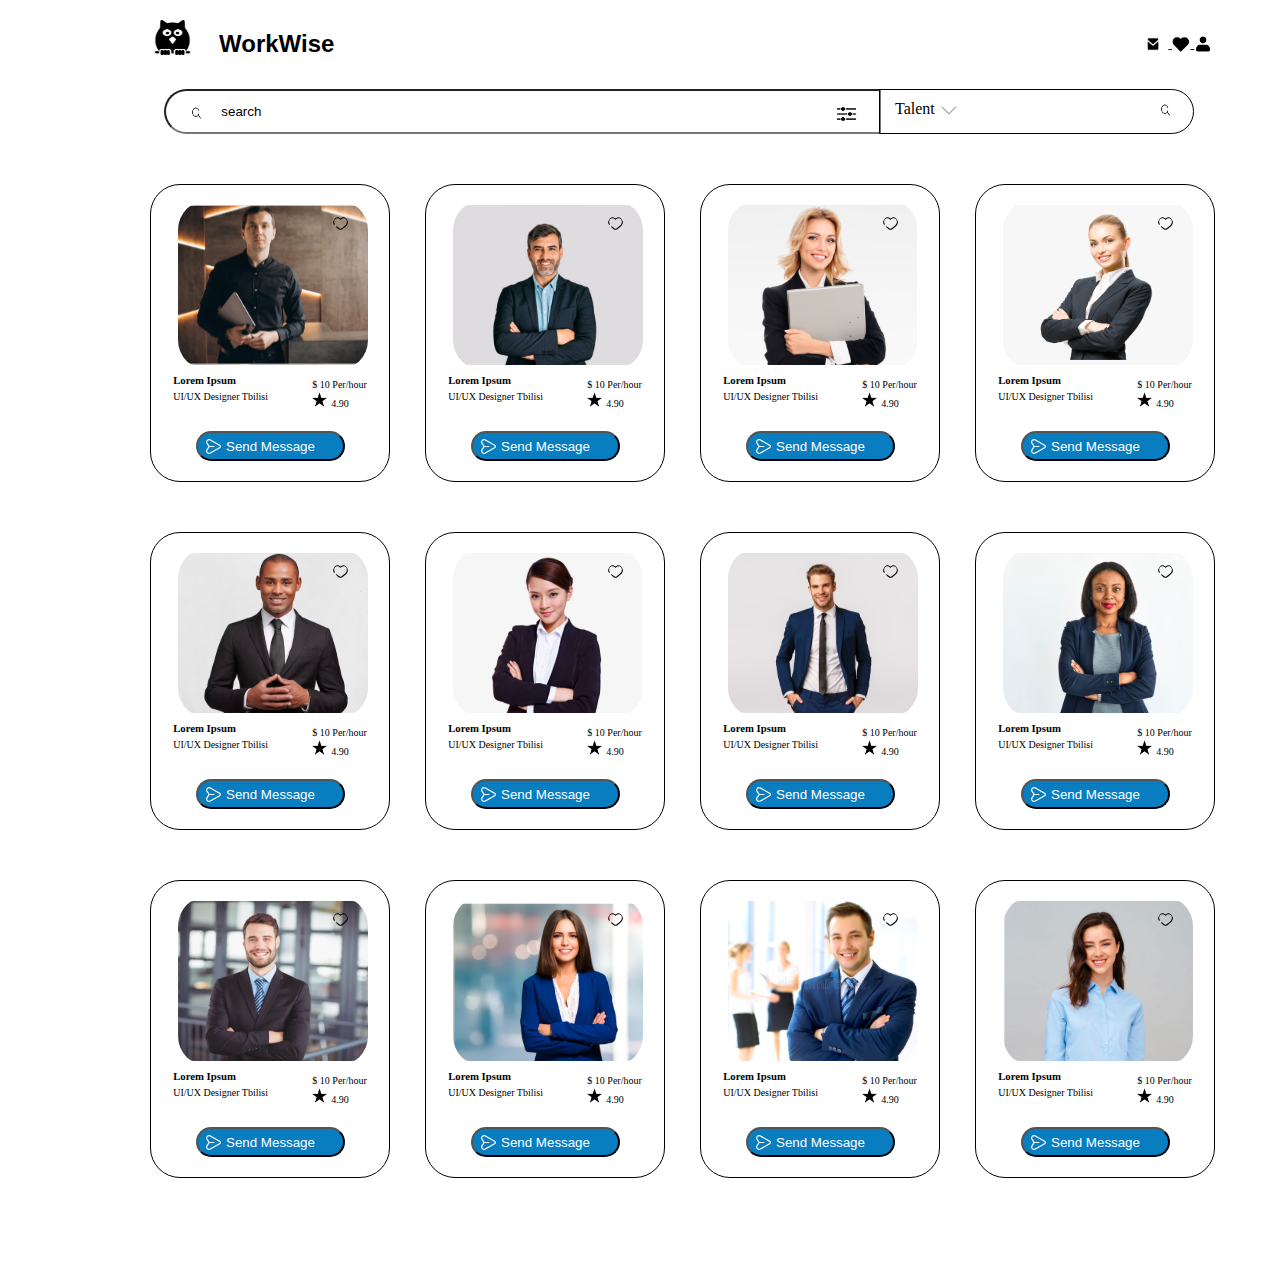
<file: index.html>
<!DOCTYPE html>
<html lang="en">
<head>
    <link rel="stylesheet" href="style.css">
    <meta charset="UTF-8">
    <meta http-equiv="X-UA-Compatible" content="IE=edge">
    <meta name="viewport" content="width=device-width, initial-scale=1.0">
    <title>web03-18</title>
</head>
<body>
    <div class="container">
        <div class="child-container">
            <section>
                <header>
                    <div class="logo">
                        <img src="image/owl.png" alt="logo">
                    </div>
                    <div class="work">
                        <h2>WorkWise</h2>
                    </div>
                    <div class="icon">
                        <a href="index-usa2.html">
                            <img src="image/letter.jpg" alt="icon">
                            <img class="people" src="image/heart.png" alt="icon">
                            <img class="people" src="image/people.png" alt="icon"> 
                        </a>
                        <!-- <img src="image/letter.jpg" alt="icon">
                        <img class="people" src="image/heart.png" alt="icon">
                        <img class="people" src="image/people.png" alt="icon"> -->
                    </div>
                </header>
            </section>
            <section>
                <div class="input-wrapper">
                    <div class="input">
                        <input type="search" value="search">
                        <img class="serch-icon" src="image/serch.jpg" alt="icon">
                        <img class="filters-icon" src="image/filters.png" alt="icon">
                        <div class="input-wrap-wraper">
                            <span>Category</span>
                            <div class="input-wrap-wraper-flex">
                                <div class="input-wrap-box">UI Designer</div>
                                <div class="input-wrap-box">UX Researcher</div>
                                <div class="input-wrap-box">Web Developer</div>
                                <div class="input-wrap-box">Mobile Developer</div>
                                <div class="input-wrap-box">IT Manager</div>
                                <div class="input-wrap-box">3D Artist</div>
                                <div class="input-wrap-box">Project Manager</div>
                                <div class="input-wrap-box">Social Media Manager</div>
                                <div class="input-wrap-box">Graphic Designer</div>
                                <div class="input-wrap-box">Game Developer</div>
                                <div class="input-wrap-box">Data Analyst</div>
                            </div>
                            <div>
                                <span>Price Range</span>
                            </div>
                            <div class="price-range">
                                <img src="image/price-range.svg" alt="image">
                            </div>
                            <div>
                                <span>Ratings</span>
                            </div>
                            <div class="ratings-star">
                                <div class="ratings"><img src="image/star.svg" alt="image">All</div>
                                <div class="ratings"><img src="image/star.svg" alt="icon">5</div>
                                <div class="ratings"><img src="image/star.svg" alt="icon">4</div>
                                <div class="ratings"><img src="image/star.svg" alt="icon">3</div>
                                <div class="ratings"><img src="image/star.svg" alt="icon">2</div>
                            </div>
                                <div>
                                    <span>Location</span>
                                </div>
                                <div class="location">
                                <div class="input-wrap-box">Tbilisi</div>
                                <div class="input-wrap-box">Kutaisi</div>
                                <div class="input-wrap-box">Batumi</div>
                                <div class="input-wrap-box">Rustavi</div>
                            </div>
                            <div class="Clear-filter">
                                <div>Clear All</div>
                                <div class="clear-filter-1">Filter</div>
                            </div>
                        </div>
                    </div>
                    <div class="Talent">
                        <div class="box">
                        <span>Talent</span>
                        <img class="serch-icon" src="image/serch.jpg" alt="icon">
                        <img class="arrow-down" src="image/arrow-down.png" alt="icon">
                        <div class="Talent-item-hover">
                            <div class="Talent-box">
                                <img src="image/peoples.svg" alt="icon">
                                <h6>Talent</h6>
                                <span>Hire professionals and agencies</span>
                            </div>
                            <div class="Talent-box-1">
                                <img src="image/files-icon.svg" alt="icon">
                                <h6>Projects</h6>
                                <span>Buy ready-to-start services</span>
                            </div>
                            <div>
                                <img src="image/bag.svg" alt="icon">
                                <h6>Jobs</h6>
                                <span>Apply to jobs posted by clients</span>
                            </div>
                        </div>
                        </div> 
                    </div>
                </div>
                <div class="big-wrapper-container">
                    <div class="wrapper-container">      
                        <div class="wrapper-img">
                            <a href="index-info.html"><img src="image/working.svg" alt="img"></a>
                             <img class="black-heart" src="image/black-heart.svg" alt="icon">
                         </div>
                        <div class="wrapper-box">    
                            <div class="text-wrapper">
                                <h6>Lorem Ipsum</h6>
                                <span>UI/UX Designer Tbilisi</span>
                            </div>
                            <div class="text-wrapper-img">
                                <span>$ 10 Per/hour</span>
                                <div>
                                    <img src="image/star.png" alt="icon">
                                    <span>4.90</span>
                                </div>
                            </div>
                        </div>    
                            <div>
                                <button>Send Message</button>
                                <img class="arrow-right" src="image/arrow-right.svg" alt="icon">
                            </div>
                    </div>
                    <div class="wrapper-container">      
                        <div class="wrapper-img">
                            <img src="image/working-1.svg" alt="img">
                             <img class="black-heart" src="image/black-heart.svg" alt="icon">
                         </div>
                        <div class="wrapper-box">    
                            <div class="text-wrapper">
                                <h6>Lorem Ipsum</h6>
                                <span>UI/UX Designer Tbilisi</span>
                            </div>
                            <div class="text-wrapper-img">
                                <span>$ 10 Per/hour</span>
                                <div>
                                    <img src="image/star.png" alt="icon">
                                    <span>4.90</span>
                                </div>
                            </div>
                        </div>    
                            <div>
                                <button>Send Message</button>
                                <img class="arrow-right" src="image/arrow-right.svg" alt="icon">
                            </div>
                    </div>
                    <div class="wrapper-container">      
                        <div class="wrapper-img">
                            <img src="image/working-woman.svg" alt="img">
                             <img class="black-heart" src="image/black-heart.svg" alt="icon">
                         </div>
                        <div class="wrapper-box">    
                            <div class="text-wrapper">
                                <h6>Lorem Ipsum</h6>
                                <span>UI/UX Designer Tbilisi</span>
                            </div>
                            <div class="text-wrapper-img">
                                <span>$ 10 Per/hour</span>
                                <div>
                                    <img src="image/star.png" alt="icon">
                                    <span>4.90</span>
                                </div>
                            </div>
                        </div>    
                            <div>
                                <button>Send Message</button>
                                <img class="arrow-right" src="image/arrow-right.svg" alt="icon">
                            </div>
                    </div>
                    <div class="wrapper-container">      
                        <div class="wrapper-img">
                            <img src="image/working-woman-1.svg" alt="img">
                             <img class="black-heart" src="image/black-heart.svg" alt="icon">
                         </div>
                        <div class="wrapper-box">    
                            <div class="text-wrapper">
                                <h6>Lorem Ipsum</h6>
                                <span>UI/UX Designer Tbilisi</span>
                            </div>
                            <div class="text-wrapper-img">
                                <span>$ 10 Per/hour</span>
                                <div>
                                    <img src="image/star.png" alt="icon">
                                    <span>4.90</span>
                                </div>
                            </div>
                        </div>    
                            <div>
                                <button>Send Message</button>
                                <img class="arrow-right" src="image/arrow-right.svg" alt="icon">
                            </div>
                    </div>
                    <div class="wrapper-container">      
                        <div class="wrapper-img">
                            <img src="image/working-2.svg" alt="img">
                             <img class="black-heart" src="image/black-heart.svg" alt="icon">
                         </div>
                        <div class="wrapper-box">    
                            <div class="text-wrapper">
                                <h6>Lorem Ipsum</h6>
                                <span>UI/UX Designer Tbilisi</span>
                            </div>
                            <div class="text-wrapper-img">
                                <span>$ 10 Per/hour</span>
                                <div>
                                    <img src="image/star.png" alt="icon">
                                    <span>4.90</span>
                                </div>
                            </div>
                        </div>    
                            <div>
                                <button>Send Message</button>
                                <img class="arrow-right" src="image/arrow-right.svg" alt="icon">
                            </div>
                    </div>
                    <div class="wrapper-container">      
                        <div class="wrapper-img">
                            <img src="image/working-woman-2.svg" alt="img">
                             <img class="black-heart" src="image/black-heart.svg" alt="icon">
                         </div>
                        <div class="wrapper-box">    
                            <div class="text-wrapper">
                                <h6>Lorem Ipsum</h6>
                                <span>UI/UX Designer Tbilisi</span>
                            </div>
                            <div class="text-wrapper-img">
                                <span>$ 10 Per/hour</span>
                                <div>
                                    <img src="image/star.png" alt="icon">
                                    <span>4.90</span>
                                </div>
                            </div>
                        </div>    
                            <div>
                                <button>Send Message</button>
                                <img class="arrow-right" src="image/arrow-right.svg" alt="icon">
                            </div>
                    </div>
                    <div class="wrapper-container">      
                        <div class="wrapper-img">
                            <img src="image/working-3.svg" alt="img">
                             <img class="black-heart" src="image/black-heart.svg" alt="icon">
                         </div>
                        <div class="wrapper-box">    
                            <div class="text-wrapper">
                                <h6>Lorem Ipsum</h6>
                                <span>UI/UX Designer Tbilisi</span>
                            </div>
                            <div class="text-wrapper-img">
                                <span>$ 10 Per/hour</span>
                                <div>
                                    <img src="image/star.png" alt="icon">
                                    <span>4.90</span>
                                </div>
                            </div>
                        </div>    
                            <div>
                                <button>Send Message</button>
                                <img class="arrow-right" src="image/arrow-right.svg" alt="icon">
                            </div>
                    </div>
                    <div class="wrapper-container">      
                        <div class="wrapper-img">
                            <img src="image/working-woman-3.svg" alt="img">
                             <img class="black-heart" src="image/black-heart.svg" alt="icon">
                         </div>
                        <div class="wrapper-box">    
                            <div class="text-wrapper">
                                <h6>Lorem Ipsum</h6>
                                <span>UI/UX Designer Tbilisi</span>
                            </div>
                            <div class="text-wrapper-img">
                                <span>$ 10 Per/hour</span>
                                <div>
                                    <img src="image/star.png" alt="icon">
                                    <span>4.90</span>
                                </div>
                            </div>
                        </div>    
                            <div>
                                <button>Send Message</button>
                                <img class="arrow-right" src="image/arrow-right.svg" alt="icon">
                            </div>
                    </div>
                    <div class="wrapper-container">      
                        <div class="wrapper-img">
                            <img src="image/working-4.svg" alt="img">
                             <img class="black-heart" src="image/black-heart.svg" alt="icon">
                         </div>
                        <div class="wrapper-box">    
                            <div class="text-wrapper">
                                <h6>Lorem Ipsum</h6>
                                <span>UI/UX Designer Tbilisi</span>
                            </div>
                            <div class="text-wrapper-img">
                                <span>$ 10 Per/hour</span>
                                <div>
                                    <img src="image/star.png" alt="icon">
                                    <span>4.90</span>
                                </div>
                            </div>
                        </div>    
                            <div>
                                <button>Send Message</button>
                                <img class="arrow-right" src="image/arrow-right.svg" alt="icon">
                            </div>
                    </div>
                    <div class="wrapper-container">      
                        <div class="wrapper-img">
                            <img src="image/working-woman-4.svg" alt="img">
                             <img class="black-heart" src="image/black-heart.svg" alt="icon">
                         </div>
                        <div class="wrapper-box">    
                            <div class="text-wrapper">
                                <h6>Lorem Ipsum</h6>
                                <span>UI/UX Designer Tbilisi</span>
                            </div>
                            <div class="text-wrapper-img">
                                <span>$ 10 Per/hour</span>
                                <div>
                                    <img src="image/star.png" alt="icon">
                                    <span>4.90</span>
                                </div>
                            </div>
                        </div>    
                            <div>
                                <button>Send Message</button>
                                <img class="arrow-right" src="image/arrow-right.svg" alt="icon">
                            </div>
                    </div>
                    <div class="wrapper-container">      
                        <div class="wrapper-img">
                            <img src="image/working-5.svg" alt="img">
                             <img class="black-heart" src="image/black-heart.svg" alt="icon">
                         </div>
                        <div class="wrapper-box">    
                            <div class="text-wrapper">
                                <h6>Lorem Ipsum</h6>
                                <span>UI/UX Designer Tbilisi</span>
                            </div>
                            <div class="text-wrapper-img">
                                <span>$ 10 Per/hour</span>
                                <div>
                                    <img src="image/star.png" alt="icon">
                                    <span>4.90</span>
                                </div>
                            </div>
                        </div>    
                            <div>
                                <button>Send Message</button>
                                <img class="arrow-right" src="image/arrow-right.svg" alt="icon">
                            </div>
                    </div>
                    <div class="wrapper-container">      
                        <div class="wrapper-img">
                            <img src="image/working-woman-5.svg" alt="img">
                             <img class="black-heart" src="image/black-heart.svg" alt="icon">
                         </div>
                        <div class="wrapper-box">    
                            <div class="text-wrapper">
                                <h6>Lorem Ipsum</h6>
                                <span>UI/UX Designer Tbilisi</span>
                            </div>
                            <div class="text-wrapper-img">
                                <span>$ 10 Per/hour</span>
                                <div>
                                    <img src="image/star.png" alt="icon">
                                    <span>4.90</span>
                                </div>
                            </div>
                        </div>    
                            <div>
                                <button>Send Message</button>
                                <img class="arrow-right" src="image/arrow-right.svg" alt="icon">
                            </div>
                    </div>
                </div>
            </section>
        </div>
    </div>
</body>
</html>
</file>
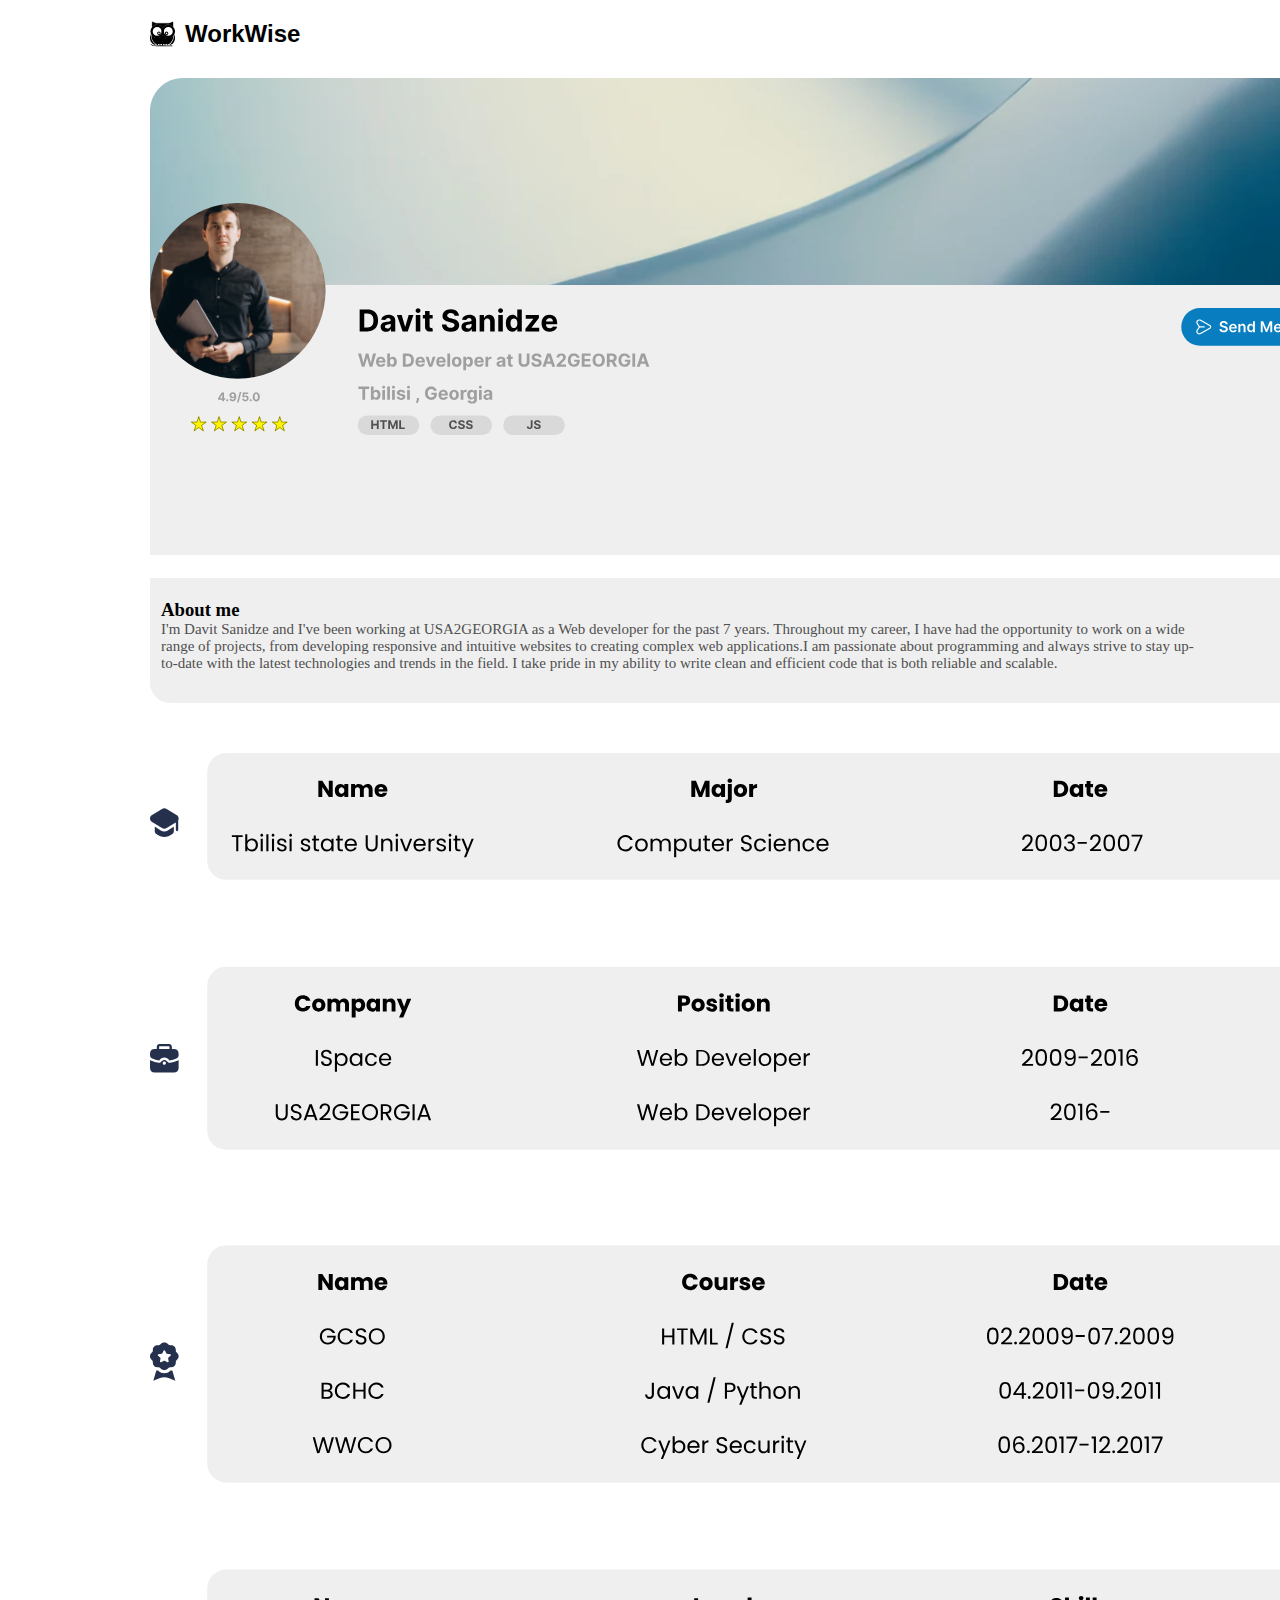
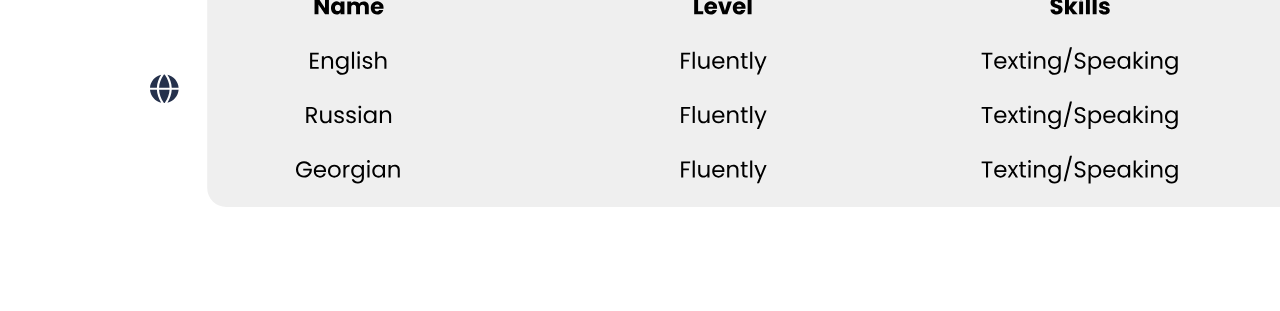
<file: index-info.html>
<!DOCTYPE html>
<html lang="en">
<head>
    <link rel="stylesheet" href="style-info.css">
    <meta charset="UTF-8">
    <meta http-equiv="X-UA-Compatible" content="IE=edge">
    <meta name="viewport" content="width=device-width, initial-scale=1.0">
    <title>index-info</title>
</head>
<body>
    <div class="container">
        <div class="child-container">
            <section>
                <header>
                    <div>
                        <div class="logo">
                            <img src="image/owl.svg" alt="logo">
                            <div>
                                <h2>WorkWise</h2>  
                            </div>
                        </div>
                    </div>
                    <div>
                        <img src="image/icons.svg" alt="icon">
                    </div>
                </header> 
            </section>
            <section>
                <div class="wrapper-image">
                    <div class="wrapper-image-pexels">
                        <img src="image/pexels-photo.svg" alt="image">
                    </div>
                    <div class="wrapper-image-rectangle">
                        <img src="image/rectangle.svg" alt="image">
                    </div>
                    <div class="wrapper-image-developer">
                        <img src="image/pexels.svg" alt="image">
                    </div> 
                </div>
            </section>
            <section>
                <div class="box-info">
                    <h3>About me</h3>
                    <p>I'm Davit Sanidze and I've been working at
                       USA2GEORGIA as a Web developer for the past
                       7 years. Throughout my career, I have had
                       the opportunity to work on a wide range 
                       of projects, from developing responsive
                       and intuitive websites to creating 
                       complex web applications.I am passionate 
                       about programming and always strive to 
                       stay up-to-date with the latest technologies
                       and trends in the field. I take pride in
                       my ability to write clean and efficient
                       code that is both reliable and scalable.
                    </p>
                </div>
            </section>
            <section>
                <div class="typography">
                    <img src="image/typography.svg" alt="image">
                </div>
            </section>
        </div>
    </div>
</body>
</html>
</file>
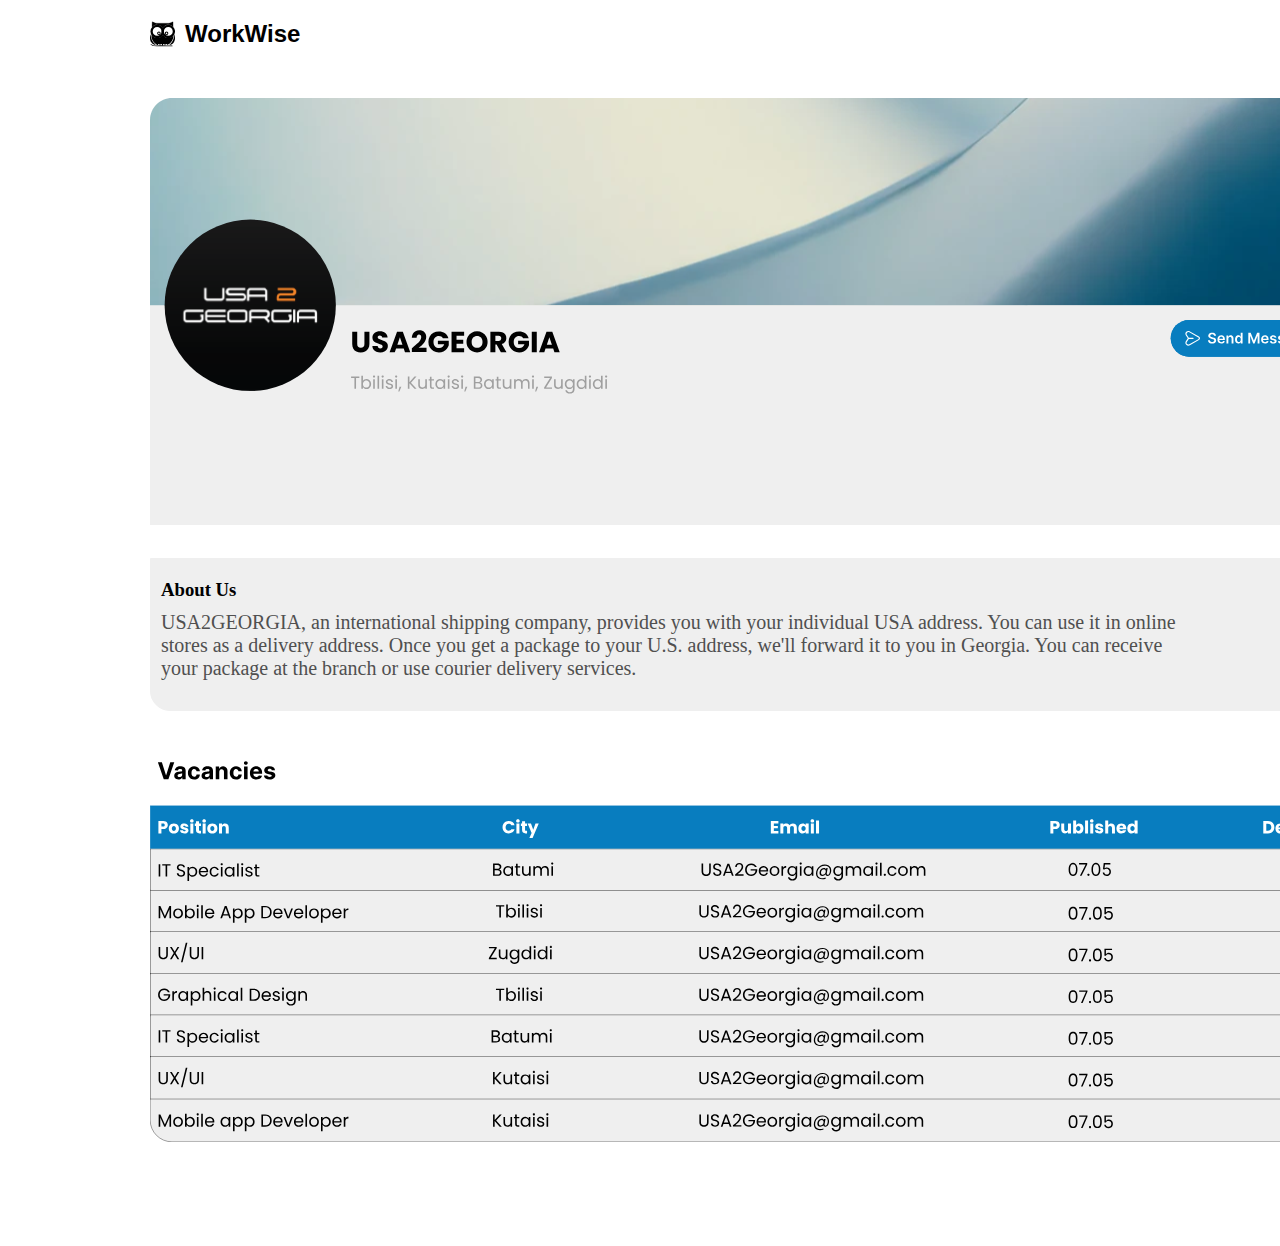
<file: index-usa2.html>
<!DOCTYPE html>
<html lang="en">
<head>
    <link rel="stylesheet" href="style-usa2.css">
    <meta charset="UTF-8">
    <meta http-equiv="X-UA-Compatible" content="IE=edge">
    <meta name="viewport" content="width=device-width, initial-scale=1.0">
    <title>index-usa2</title>
</head>
<body>
    <div class="container">
        <div class="child-container">
            <section>
                <header>
                    <div>
                        <div class="logo">
                            <img src="image/owl.svg" alt="logo">
                            <div>
                                <h2>WorkWise</h2>  
                            </div>
                        </div>
                    </div>
                    <div>
                        <img src="image/bell-icons.svg" alt="icon">
                    </div>
                </header> 
            </section>
            <section>
                <div class="wrapper-image">
                    <div class="wrapper-image-usa-2">
                        <img src="image/usa-2.svg" alt="image">
                    </div> 
                    <div class="wrapper-image-rectangle">
                        <img src="image/rectangle.svg" alt="image">
                    </div>
                </div>
            </section>
            <section>
                <div class="box-info">
                    <h3>About Us</h3>
                    <p>USA2GEORGIA, an international shipping company,
                       provides you with your individual USA address.
                       You can use it in online stores as a delivery 
                       address. Once you get a package to your U.S.
                       address, we'll forward it to you in Georgia.
                       You can receive your package at the branch or
                       use courier delivery services.
                    </p>
                </div>
            </section>
            <section>
                <div class="vacancies">
                    <img src="image/vacncies.svg" alt="image">
                </div>
            </section>
        </div>
    </div>            
</body>
</html>
</file>
<file: style.css>
*{
    margin: 0;
    padding: 0;
    box-sizing: border-box;
}
@import url(<link rel="preconnect" href="https://fonts.googleapis.com">
<link rel="preconnect" href="https://fonts.gstatic.com" crossorigin>
<link href="https://fonts.googleapis.com/css2?family=Inter:wght@100&family=Poppins:wght@600&display=swap" rel="stylesheet">);
 
h2{
    font-family: 'Poppins', sans-serif;
}
h6 p  span{
    font-family: font-family: 'Inter', sans-serif;
}
.container{
    width: 1500px;
    height: 100%;
    margin: 0 auto;
    background-color: #ffffff;
    padding-bottom: 100px;
}
.child-container{
    width: 80%;
    margin: 0 auto;
}
.logo{
    display: inline-block;
    vertical-align: bottom;
}
.logo img{
    width: 45px;
    height: 35px;
    margin-top: 20px;
}
.work{
    display: inline-block;
    vertical-align: middle;
    margin-left: 20px;
}
.icon{
    display: inline-block;
    margin-left: 800px;
}
.icon img{
    width: 30px;
    height: 30px;
    vertical-align: middle;
}
.icon .people{
    width: 18px;
    height: 18px;
    vertical-align: middle;
}
.input input{
    position: relative;
    width: 717px;
    height: 45px;
    margin-top: 30px;
    margin-left: 2%;
    padding-left: 55px;
    border-top-left-radius: 40px;
    border-bottom-left-radius: 40px;
}
.input :hover.input-wrap-wraper{
    opacity: 1;
    transition: all 0.6s;
}
.input-wrapper{
    display: flex;
}
.serch-icon{
    position: absolute;
    width: 35px;
    height: 30px;
    margin-left: 29px;
    margin-top: -36px;
}

.filters-icon{
    position: absolute;
    width: 35px;
    height: 30px;
    margin-left: 679px;
    margin-top: -35px;
}
.input-wrap-wraper{
    position: relative;
    position: absolute;
    width: 625px;
    height: auto;
    border: 1px solid black;
    border-radius: 20px;
    margin-top: 5px;
    padding: 20px 10px;
    background-color: white;
    z-index: 1;
    margin-left: 4%;
    opacity: 0;
    transition: all 0.6s;
}
.input-wrap-wraper span{
    font-weight: bold;
}
.input-wrap-wraper-flex{
    display: flex;
    flex-wrap: wrap;
    margin: 10px;
}
.input-wrap-box{
    height: 24px;
    width: auto;
    border: 1px solid #087DBF;
    border-radius: 5px;
    padding: 5px;
    text-align: center;
    padding-bottom: 20px;
    margin: 4px;
    font-size: 13px;
    font-weight: bold;
}
.input-wrap-box:hover{
    color: black;
    background-color: #fffff;
    opacity: 0;
}
.input-wrap-box:hover{
    background-color: #087DBF;
    color: #ffffff;
    opacity: 1;
}
.price-range img{
    width: 80%;
    margin-left: 30px;
}
.ratings-star{
    display: flex;
}
.ratings{
    height: 24px;
    width: auto;
    border: 1px solid #087DBF;
    border-radius: 13px;
    padding: 7px;
    text-align: center;
    padding-bottom: 20px;
    margin: 4px;
    font-size: 15px;
}
.ratings img{
    width: 15px;
}
.location{
    display: flex;
}
.Clear-filter{
    display: flex;
    position: absolute;
    margin-left: 494px;
    margin-top: -14px;
    font-size: 12px;
}
.clear-filter-1{
    position: absolute;
    height: 24px;
    width: auto;
    border: 1px solid black;
    border-radius: 5px;
    margin-left: 60px;
    margin-top: -5px;
    padding: 5px;
    padding-bottom: 20px;
}
.box{
    position: relative;
    width: 315px;
    height: 45px;
    border: 1px solid black;
    margin-top: 30px;
    margin-left: 12px;
    padding-left: 55px;
    border-top-right-radius: 40px;
    border-bottom-right-radius: 40px;
}
.arrow-down{
    position: absolute;
    width: 25px;
    height: 25px;
    margin-left: 1px;
    margin-top: 8px;
}
.Talent .serch-icon{
    margin-left: 213px;
    margin-top: 5px;
}
.Talent span{
    position: absolute;
    margin-left: -40px;
    margin-top: 10px;
}
.Talent-item-hover img {
    width: 15px;
    height: 15px;
    display: inline-block;
}
.Talent-item-hover{
    width: 200px;
    padding: 10px;
    border: 1px solid black;
    background-color: #ffffff;
    position: absolute;
    top: 44px;
    margin-left: -56px;
    opacity: 0;
    z-index: 1;
    transition: all 0.6s;
}
.Talent-item-hover h6 {
    font-size: 10px;
    display: inline-block;
    margin-top: 0px;
    vertical-align: top;
    margin-left: 25px;
    margin-bottom: 25px;
}
.box:hover .Talent-item-hover{
    opacity: 1;
}
.Talent-item-hover img{
    width: 15px;
    height: 15px;
}
.Talent-item-hover h6{
    font-size: 10px;
}
.Talent-item-hover span{
    font-size: 7px;
}
.Talent-box span::after{
    content: "";
    width: 200px;
    height: 2px;
    display: block;
    background-color: black;
    margin: 8px;
    margin-left: -42px;
}
.Talent-box:hover{
    background-color: white;
    opacity: 0;
}
.Talent-box:hover{
    background-color: #087DBF;
    opacity: 1;
}
.Talent-box-1 span::after{
    content: "";
    width: 200px;
    height: 2px;
    display: block;
    background-color: black;
    margin: 8px;
    margin-left: -50px;
}
.big-wrapper-container{
    display: flex;
    flex-wrap: wrap;
}
.wrapper-container{
    width: 20%;
    border: 1px solid black;
    border-radius: 30px;
    margin-top: 50px;
    margin-right: 35px;
}
.wrapper-img img{
    position: relative;
    width: 80%;
    height: 170px;
    borrder-radius: 18px;
    border-radius: 30px;
    margin: 15px 0 0 27px;
}
.wrapper-img .black-heart{
    position: absolute;
    width: 15px;
    height: 15px;
    margin-left: -35px;
    margin-top: 31px;
}

.text-wrapper span{
    font-size: 10px;
}
.text-wrapper-img span{
    font-size: 10px;
}
.text-wrapper-img img{
    width: 15px;
    height: px;
}
.wrapper-box{
    display: flex;
    justify-content: space-around;
}
.wrapper-container button{
    position: relative;
    width: 149px;
    height: 30px;
    background-color: #087DBF;
    color: #ffffff;
    border-radius: 30px;
    margin-left: 45px;
    margin-bottom: 20px;
    margin-top: 20px;
}

.arrow-right{
    position: absolute;
    width: 15px;
    margin-left: -139px;
    margin-top: 28px;
}
</file>
<file: style-info.css>
*{
    margin: 0;
    padding: 0;
    box-sizing: border-box;
}
@import url(<link rel="preconnect" href="https://fonts.googleapis.com">
<link rel="preconnect" href="https://fonts.gstatic.com" crossorigin>
<link href="https://fonts.googleapis.com/css2?family=Inter:wght@100&family=Poppins:wght@600&display=swap" rel="stylesheet">);
 
h2{
    font-family: 'Poppins', sans-serif;
}
h6 p  span{
    font-family: font-family: 'Inter', sans-serif;
}
.container{
    width: 1500px;
    height: 100%;
    margin: 0 auto;
    background-color: #ffffff;
    padding-bottom: 100px;
}
.child-container{
    width: 80%;
    margin: 0 auto;
}
header{
    display: flex;
    justify-content: space-between;
    margin-top: 20px;
}
.logo{
    display: flex;
}
.logo img{
    vertical-align: bottom;
    width: 25px;
} 
header h2{
    margin-left: 10px;
} 
header img{
    width: 70px;
}
.wrapper-image{
    position: relative;
    width: 100%;
    margin-top: 30px;
}
.wrapper-image-pexels img{
    position: absolute;
    width: 100%;
    z-index: 2;
}
.wrapper-image-rectangle img{
    position: absolute;
    width: 100%;
    margin-top: 140px;
}
.wrapper-image-developer img{
    position: absolute;
    width: 100%;
    margin-top: 125px;
    z-index: 3;
} 
.box-info{
    border: 1px solid #efefef;
    margin-top: 530px;
    padding: 20px 10px 30px;
    background-color: #efefef;
    border-bottom-left-radius: 20px;
    border-bottom-right-radius: 20px;
}
.box-info p{
    color: #505050;
    font-size: 15px;
    width: 1033px;
}
.typography img{
    width: 100%;
    margin-top: 50px;
}
</file>
<file: style-usa2.css>
*{
    margin: 0;
    padding: 0;
    box-sizing: border-box;
}
@import url(<link rel="preconnect" href="https://fonts.googleapis.com">
<link rel="preconnect" href="https://fonts.gstatic.com" crossorigin>
<link href="https://fonts.googleapis.com/css2?family=Inter:wght@100&family=Poppins:wght@600&display=swap" rel="stylesheet">);
 
h2{
    font-family: 'Poppins', sans-serif;
}
h6 p  span{
    font-family: font-family: 'Inter', sans-serif;
}
.container{
    width: 1500px;
    height: 100%;
    margin: 0 auto;
    background-color: #ffffff;
    padding-bottom: 100px;
}
.child-container{
    width: 80%;
    margin: 0 auto;
}
header{
    display: flex;
    justify-content: space-between;
    margin-top: 20px;
}
.logo{
    display: flex;
}
.logo img{
    vertical-align: bottom;
    width: 25px;
} 
header h2{
    margin-left: 10px;
} 
header img{
    width: 70px;
}
.wrapper-image{
    position: relative;
    width: 100%;
    margin-top: 30px;
}
.wrapper-image-usa-2 img{
    position: absolute;
    width: 100%;
    margin-top: 20px;
    z-index: 1;
} 
.wrapper-image-rectangle img{
    position: absolute;
    width: 100%;
    margin-top: 110px;
}
.box-info{
    border: 1px solid #efefef;
    margin-top: 510px;
    padding: 20px 10px 30px;
    background-color: #efefef;
    border-bottom-left-radius: 20px;
    border-bottom-right-radius: 20px;
}
.box-info p{
    color: #505050;
    font-size: 15px;
    width: 1033px;
    margin-top: 10px;
    font-size: 20px;
}
.vacancies img{
    width: 100%;
    margin-top: 50px;
}
</file>
